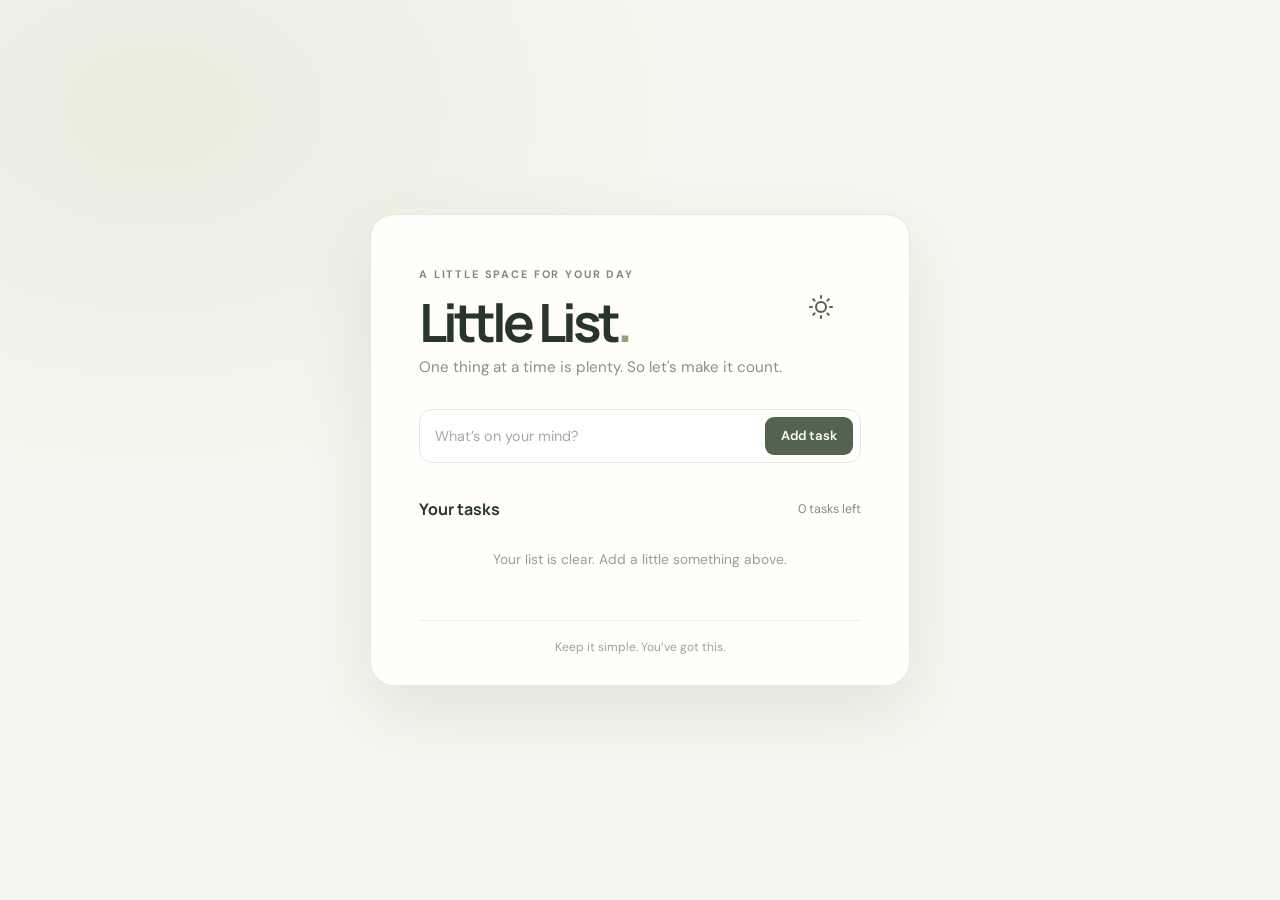
<file: index.html>
<!DOCTYPE html>
<html lang="en">
  <head>
    <meta charset="UTF-8" />
    <meta name="viewport" content="width=device-width, initial-scale=1.0" />
    <meta
      name="description"
      content="A simple to-do list to keep track of what matters today."
    />
    <title>Little List — Today, one thing at a time</title>
    <link rel="stylesheet" href="style.css" />
    <script src="script.js" defer></script>
  </head>
  <body>
    <main class="app">
      <header class="header">
        <p class="eyebrow">A LITTLE SPACE FOR YOUR DAY</p>
        <h1>Little List<span>.</span></h1>
        <p class="subtitle">One thing at a time is plenty. So let's make it count.</p>
        <button id="theme-toggle" aria-label="Toggle dark mode" class="theme-toggle">
          <svg class="sun-icon" xmlns="http://www.w3.org/2000/svg" width="24" height="24" viewBox="0 0 24 24" fill="none" stroke="currentColor" stroke-width="2" stroke-linecap="round" stroke-linejoin="round">
            <circle cx="12" cy="12" r="5"></circle>
            <line x1="12" y1="1" x2="12" y2="3"></line>
            <line x1="12" y1="21" x2="12" y2="23"></line>
            <line x1="4.22" y1="4.22" x2="5.64" y2="5.64"></line>
            <line x1="18.36" y1="18.36" x2="19.78" y2="19.78"></line>
            <line x1="1" y1="12" x2="3" y2="12"></line>
            <line x1="21" y1="12" x2="23" y2="12"></line>
            <line x1="4.22" y1="19.78" x2="5.64" y2="18.36"></line>
            <line x1="18.36" y1="5.64" x2="19.78" y2="4.22"></line>
          </svg>
          <svg class="moon-icon" xmlns="http://www.w3.org/2000/svg" width="24" height="24" viewBox="0 0 24 24" fill="none" stroke="currentColor" stroke-width="2" stroke-linecap="round" stroke-linejoin="round" style="display: none;">
            <path d="M21 12.79A9 9 0 1 1 11.21 3 7 7 0 0 0 21 12.79z"></path>
          </svg>
        </button>
      </header>

      <form class="task-form" id="task-form">
        <label class="visually-hidden" for="task-input">Add a task</label>
        <input
          id="task-input"
          name="task"
          type="text"
          placeholder="What’s on your mind?"
          maxlength="120"
          autocomplete="off"
          required
        />
        <button type="submit">Add task</button>
      </form>

      <section class="list-section" aria-labelledby="list-heading">
        <div class="list-heading">
          <h2 id="list-heading">Your tasks</h2>
          <span id="task-count" class="task-count">0 tasks left</span>
        </div>
        <ul id="task-list" class="task-list" aria-live="polite"></ul>
        <p id="empty-message" class="empty-message">
          Your list is clear. Add a little something above.
        </p>
      </section>

      <footer class="footer">Keep it simple. You’ve got this.</footer>
    </main>
  </body>
</html>
</file>
<file: style.css>
@import url("https://fonts.googleapis.com/css2?family=DM+Sans:wght@400;500;600;700&family=Manrope:wght@500;600;700;800&display=swap");

:root {
  color-scheme: light;
  font-family: "DM Sans", sans-serif;
  color: #28352e;
  background: #f6f5ef;
  font-synthesis: none;
  text-rendering: optimizeLegibility;
  -webkit-font-smoothing: antialiased;
  -moz-osx-font-smoothing: grayscale;
}

* {
  box-sizing: border-box;
}

body {
  min-width: 320px;
  min-height: 100vh;
  margin: 0;
  display: grid;
  place-items: center;
  padding: 32px 20px;
  background:
    radial-gradient(ellipse at 12% 12%, #e8eddf 0, transparent 34%),
    #f6f5ef;
}

button,
input {
  font: inherit;
}

.app {
  width: min(100%, 540px);
  padding: 52px 48px 30px;
  border: 1px solid #e8e8df;
  border-radius: 24px;
  background: #fffefa;
  box-shadow: 0 24px 70px #3c49331a;
}

.header {
  position: relative;
  margin-bottom: 32px;
}

.eyebrow {
  margin: 0 0 12px;
  color: #818c78;
  font-size: 0.68rem;
  font-weight: 700;
  letter-spacing: 0.17em;
}

h1,
h2,
p {
  margin-top: 0;
}

h1 {
  margin-bottom: 5px;
  font-family: "Manrope", sans-serif;
  font-size: clamp(2.5rem, 9vw, 3.3rem);
  letter-spacing: -0.075em;
  line-height: 1.1;
}

h1 span {
  color: #91a37d;
}

.subtitle {
  margin-bottom: 0;
  color: #8b9088;
  font-size: 0.95rem;
}

.task-form {
  display: flex;
  gap: 10px;
  padding: 7px;
  border: 1px solid #e7e9e1;
  border-radius: 13px;
  background: #fff;
  transition: border-color 160ms ease, box-shadow 160ms ease;
}

.task-form:focus-within {
  border-color: #9aaa88;
  box-shadow: 0 0 0 3px #91a37d1c;
}

.task-form input {
  width: 100%;
  min-width: 0;
  padding: 10px 8px;
  border: 0;
  outline: 0;
  color: #28352e;
  background: transparent;
  font-size: 0.9rem;
}

.task-form input::placeholder {
  color: #a6aaa1;
}

.task-form button {
  flex-shrink: 0;
  padding: 10px 16px;
  border: 0;
  border-radius: 9px;
  color: #fffefa;
  background: #52644d;
  font-size: 0.82rem;
  font-weight: 600;
  cursor: pointer;
  transition: background 160ms ease, transform 160ms ease;
}

.task-form button:hover {
  transform: translateY(-1px);
  background: #3e503a;
}

.task-form button:focus-visible,
.remove-task:focus-visible,
.task-checkbox:focus-visible {
  outline: 3px solid #b7c5a7;
  outline-offset: 3px;
}

.list-section {
  margin-top: 35px;
}

.list-heading {
  display: flex;
  align-items: center;
  justify-content: space-between;
  margin-bottom: 12px;
}

.list-heading h2 {
  margin-bottom: 0;
  font-family: "Manrope", sans-serif;
  font-size: 1rem;
  font-weight: 700;
}

.task-count {
  color: #858c81;
  font-size: 0.78rem;
}

.task-list {
  display: grid;
  gap: 8px;
  margin: 0;
  padding: 0;
  list-style: none;
}

.task-item {
  display: flex;
  align-items: center;
  gap: 12px;
  min-height: 52px;
  padding: 10px 12px;
  border: 1px solid #eeeee8;
  border-radius: 11px;
  background: #fff;
  animation: arrive 180ms ease-out;
}

.task-checkbox {
  width: 18px;
  height: 18px;
  flex: 0 0 auto;
  margin: 0;
  accent-color: #697e61;
  cursor: pointer;
}

.task-text {
  flex: 1;
  overflow-wrap: anywhere;
  color: #465148;
  font-size: 0.9rem;
  line-height: 1.45;
}

.task-item.is-complete .task-text {
  color: #a1a59d;
  text-decoration: line-through;
}

.remove-task {
  display: grid;
  width: 30px;
  height: 30px;
  flex: 0 0 auto;
  place-items: center;
  border: 0;
  border-radius: 8px;
  color: #92978e;
  background: transparent;
  font-size: 1.2rem;
  cursor: pointer;
}

.remove-task:hover {
  color: #a34f40;
  background: #f8eeea;
}

.empty-message {
  margin: 0;
  padding: 18px 0;
  color: #999e94;
  font-size: 0.86rem;
  text-align: center;
}

.footer {
  margin-top: 34px;
  padding-top: 18px;
  border-top: 1px solid #eeeeea;
  color: #a0a399;
  font-size: 0.75rem;
  text-align: center;
}

.visually-hidden {
  position: absolute;
  width: 1px;
  height: 1px;
  overflow: hidden;
  clip: rect(0, 0, 0, 0);
  white-space: nowrap;
  clip-path: inset(50%);
}

/* Dark theme styles */
.dark-theme {
  color-scheme: dark;
  color: #e8e5e0;
  background: #1a1a1a;
}

.dark-theme body {
  background:
    radial-gradient(ellipse at 12% 12%, #2d2d2d 0, transparent 34%),
    #1a1a1a;
}

.dark-theme .app {
  background: #282828;
  border-color: #3a3a3a;
  box-shadow: 0 24px 70px #0000005a;
}

.dark-theme .task-form {
  border-color: #3a3a3a;
  background: #282828;
}

.dark-theme .task-form:focus-within {
  border-color: #9aaa88;
  box-shadow: 0 0 0 3px #91a37d1c;
}

.dark-theme .task-form input {
  color: #e8e5e0;
}

.dark-theme .task-form input::placeholder {
  color: #a6aaa1;
}

.dark-theme .task-form button {
  background: #52644d;
}

.dark-theme .task-form button:hover {
  background: #3e503a;
}

.dark-theme .task-item {
  border-color: #3a3a3a;
  background: #282828;
}

.dark-theme .task-text {
  color: #e8e5e0;
}

.dark-theme .task-item.is-complete .task-text {
  color: #a1a59d;
}

.dark-theme .remove-task {
  color: #92978e;
}

.dark-theme .remove-task:hover {
  color: #a34f40;
  background: #3a3a3a;
}

.dark-theme .empty-message {
  color: #999e94;
}

.dark-theme .footer {
  border-color: #3a3a3a;
  color: #a0a399;
}

.dark-theme .eyebrow {
  color: #818c78;
}

.dark-theme h1 {
  color: #e8e5e0;
}

.dark-theme h1 span {
  color: #91a37d;
}

.dark-theme .subtitle {
  color: #8b9088;
}

.dark-theme .list-heading h2 {
  color: #e8e5e0;
}

.dark-theme .task-count {
  color: #858c81;
}

/* Theme toggle button */
.theme-toggle {
  position: absolute;
  top: 20px;
  right: 20px;
  width: 40px;
  height: 40px;
  border: none;
  border-radius: 50%;
  background: transparent;
  cursor: pointer;
  display: flex;
  align-items: center;
  justify-content: center;
  color: #52644d;
}

.theme-toggle .sun-icon {
  display: block;
}

.theme-toggle .moon-icon {
  display: none;
}

.dark-theme .theme-toggle {
  color: #91a37d;
}

.dark-theme .theme-toggle .sun-icon {
  display: none;
}

.dark-theme .theme-toggle .moon-icon {
  display: block;
}

@keyframes arrive {
  from {
    transform: translateY(4px);
    opacity: 0;
  }

  to {
    transform: translateY(0);
    opacity: 1;
  }
}

@media (max-width: 480px) {
  .app {
    padding: 38px 22px 24px;
    border-radius: 19px;
  }

  .task-form {
    gap: 4px;
  }

  .task-form button {
    padding-inline: 12px;
  }
}

@media (prefers-reduced-motion: reduce) {
  *,
  *::before,
  *::after {
    scroll-behavior: auto !important;
    animation-duration: 0.01ms !important;
    animation-iteration-count: 1 !important;
    transition-duration: 0.01ms !important;
  }
}
</file>
